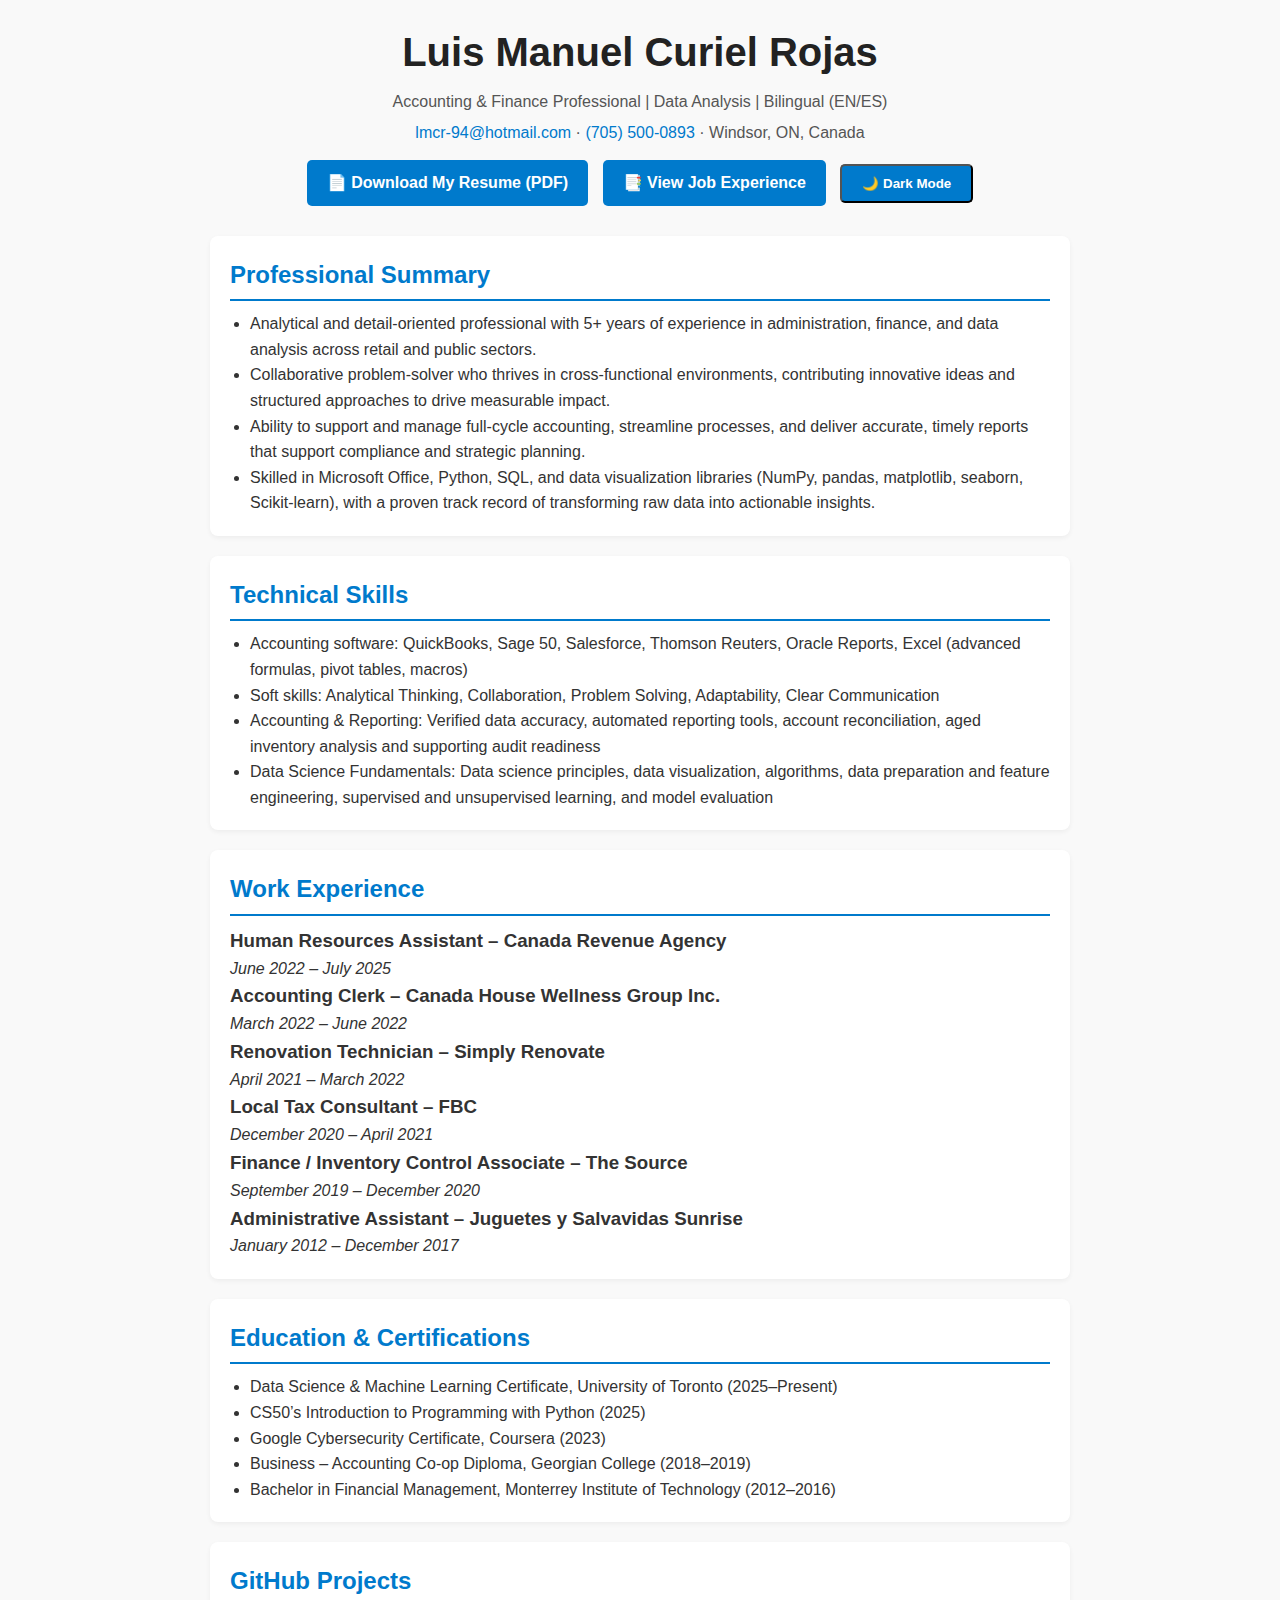
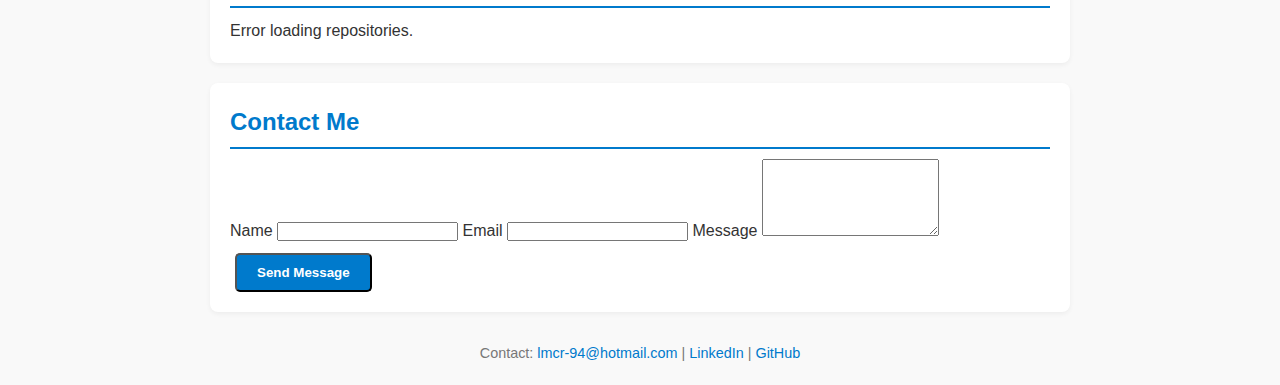
<file: index.html>
<!DOCTYPE html>
<html lang="en">
<head>
  <meta charset="UTF-8" />
  <meta name="viewport" content="width=device-width, initial-scale=1.0"/>
  <title>Luis Manuel Curiel Rojas | Resume & Portfolio</title>
  <link rel="stylesheet" href="styles.css">
</head>
<body>
  <header>
    <h1>Luis Manuel Curiel Rojas</h1>
    <p>Accounting & Finance Professional | Data Analysis | Bilingual (EN/ES)</p>
    <p>
      <a href="mailto:lmcr-94@hotmail.com">lmcr-94@hotmail.com</a> · 
      <a href="tel:+17055000893">(705) 500‑0893</a> · 
      Windsor, ON, Canada
    </p>
    <a href="Resume%20of%20Luis%20Curiel_.pdf" download class="btn">📄 Download My Resume (PDF)</a>
    <a href="details.html" class="btn">📑 View Job Experience</a>
    <button id="theme-toggle" class="btn" type="button">🌙 Dark Mode</button>
  </header>

  <section id="summary">
    <h2>Professional Summary</h2>
    <ul>
      <li>Analytical and detail-oriented professional with 5+ years of experience in administration, finance, and data analysis across retail and public sectors.</li>
      <li>Collaborative problem-solver who thrives in cross-functional environments, contributing innovative ideas and structured approaches to drive measurable impact.</li>
      <li>Ability to support and manage full-cycle accounting, streamline processes, and deliver accurate, timely reports that support compliance and strategic planning.</li>
      <li>Skilled in Microsoft Office, Python, SQL, and data visualization libraries (NumPy, pandas, matplotlib, seaborn, Scikit-learn), with a proven track record of transforming raw data into actionable insights.</li>
    </ul>
  </section>

  <section id="skills">
    <h2>Technical Skills</h2>
    <ul>
      <li>Accounting software: QuickBooks, Sage 50, Salesforce, Thomson Reuters, Oracle Reports, Excel (advanced formulas, pivot tables, macros)</li>
      <li>Soft skills: Analytical Thinking, Collaboration, Problem Solving, Adaptability, Clear Communication</li>
      <li>Accounting & Reporting: Verified data accuracy, automated reporting tools, account reconciliation, aged inventory analysis and supporting audit readiness</li>
      <li>Data Science Fundamentals: Data science principles, data visualization, algorithms, data preparation and feature engineering, supervised and unsupervised learning, and model evaluation</li>
    </ul>
  </section>

  <section id="experience">
    <h2>Work Experience</h2>
    <div>
      <h3>Human Resources Assistant – Canada Revenue Agency</h3>
      <p><em>June 2022 – July 2025</em></p>
    </div>
    <div>
      <h3>Accounting Clerk – Canada House Wellness Group Inc.</h3>
      <p><em>March 2022 – June 2022</em></p>
    </div>
    <div>
      <h3>Renovation Technician – Simply Renovate</h3>
      <p><em>April 2021 – March 2022</em></p>
    </div>
    <div>
      <h3>Local Tax Consultant – FBC</h3>
      <p><em>December 2020 – April 2021</em></p>
    </div>
    <div>
      <h3>Finance / Inventory Control Associate – The Source</h3>
      <p><em>September 2019 – December 2020</em></p>
    </div>
    <div>
      <h3>Administrative Assistant – Juguetes y Salvavidas Sunrise</h3>
      <p><em>January 2012 – December 2017</em></p>
    </div>
  </section>

  <section id="education">
    <h2>Education & Certifications</h2>
    <ul>
      <li>Data Science & Machine Learning Certificate, University of Toronto (2025–Present)</li>      
      <li>CS50’s Introduction to Programming with Python (2025)</li>      
      <li>Google Cybersecurity Certificate, Coursera (2023)</li>      
      <li>Business – Accounting Co‑op Diploma, Georgian College (2018–2019)</li>
      <li>Bachelor in Financial Management, Monterrey Institute of Technology (2012–2016)</li>
    </ul>
  </section>

  <section id="projects">
    <h2>GitHub Projects</h2>
    <div id="repo-list">Loading repositories...</div>
  </section>

  <section id="contact">
    <h2>Contact Me</h2>
    <form action="https://formspree.io/f/YOUR_FORM_ID" method="POST">
      <label for="name">Name</label>
      <input type="text" id="name" name="name" required>

      <label for="email">Email</label>
      <input type="email" id="email" name="_replyto" required>

      <label for="message">Message</label>
      <textarea id="message" name="message" rows="5" required></textarea>

      <button type="submit" class="btn">Send Message</button>
    </form>
  </section>

  <footer>
    <p>
      Contact: <a href="mailto:lmcr-94@hotmail.com">lmcr-94@hotmail.com</a> | 
      <a href="https://www.linkedin.com/in/luis-curiel-rojas-4368ab107">LinkedIn</a> | 
      <a href="https://github.com/luis999-eng">GitHub</a>
    </p>
  </footer>

  <script>
    // GitHub Repo Fetch
    const username = "luis999-eng";
    const repoList = document.getElementById("repo-list");

    fetch(`https://api.github.com/users/${username}/repos?sort=updated`)
      .then(response => response.json())
      .then(repos => {
        repoList.innerHTML = "";
        repos.forEach(repo => {
          const card = document.createElement("div");
          card.classList.add("repo-card");

          card.innerHTML = `
            <h3><a href="${repo.html_url}" target="_blank">${repo.name}</a></h3>
            <p>${repo.description || "No description provided."}</p>
            <div class="repo-meta">
              <span>⭐ ${repo.stargazers_count}</span>
              <span>${repo.language || "N/A"}</span>
            </div>
          `;

          repoList.appendChild(card);
        });
      })
      .catch(error => {
        repoList.innerHTML = "Error loading repositories.";
        console.error(error);
      });

    // Theme Toggle
    const toggleBtn = document.getElementById('theme-toggle');
    const body = document.body;

    // Load saved theme
    if (localStorage.getItem('theme') === 'dark') {
      body.classList.add('dark-mode');
      toggleBtn.textContent = '☀️ Light Mode';
    }
  
    toggleBtn.addEventListener('click', () => {
      body.classList.toggle('dark-mode');
      const isDark = body.classList.contains('dark-mode');
      toggleBtn.textContent = isDark ? '☀️ Light Mode' : '🌙 Dark Mode';
      localStorage.setItem('theme', isDark ? 'dark' : 'light');
    });

  </script>
</body>
</html>
</file>
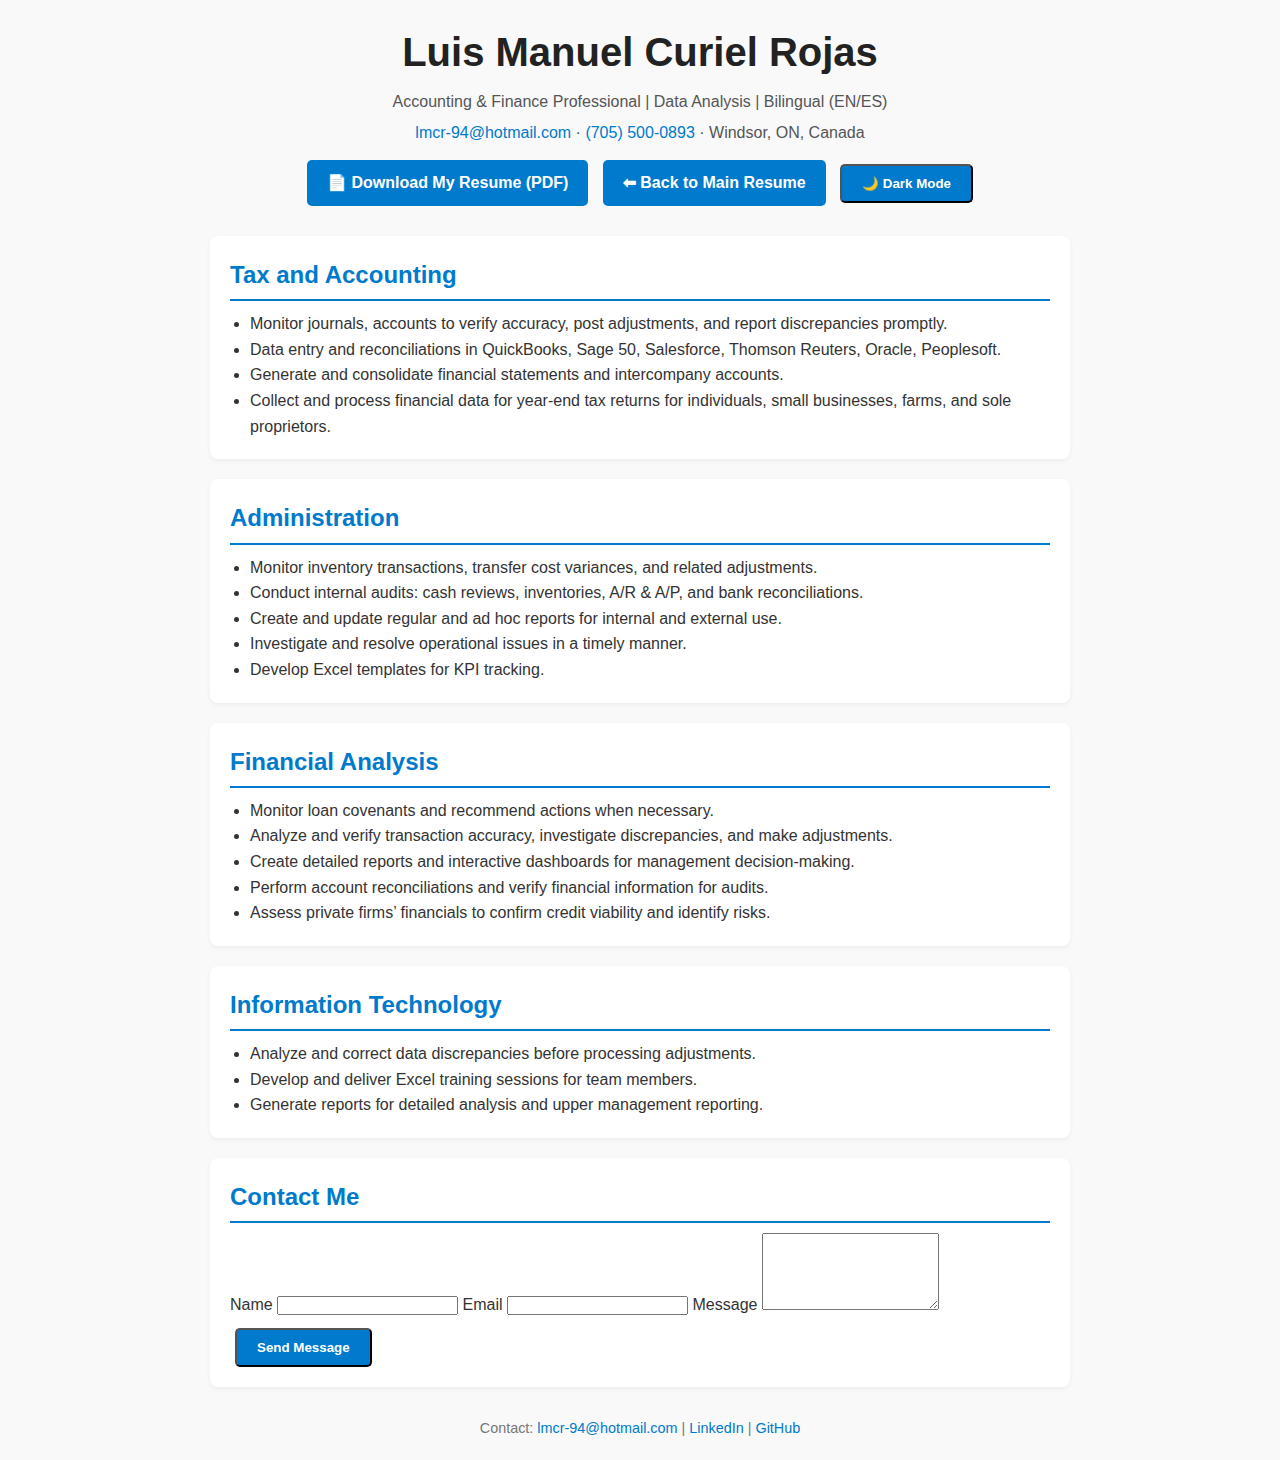
<file: details.html>
<!DOCTYPE html>
<html lang="en">
<head>
  <meta charset="UTF-8" />
  <meta name="viewport" content="width=device-width, initial-scale=1.0"/>
  <title>Luis Manuel Curiel Rojas | Detailed Skills</title>
  <link rel="stylesheet" href="styles.css">
</head>
<body>
  <header>
    <h1>Luis Manuel Curiel Rojas</h1>
    <p>Accounting & Finance Professional | Data Analysis | Bilingual (EN/ES)</p>
    <p>
      <a href="mailto:lmcr-94@hotmail.com">lmcr-94@hotmail.com</a> · 
      <a href="tel:+17055000893">(705) 500‑0893</a> · 
      Windsor, ON, Canada
    </p>
    <a href="Resume%20of%20Luis%20Curiel_.pdf" download class="btn">📄 Download My Resume (PDF)</a>
    <a href="index.html" class="btn">⬅ Back to Main Resume</a>
    <button id="theme-toggle" class="btn" type="button">🌙 Dark Mode</button>
  </header>

  <section>
    <h2>Tax and Accounting</h2>
    <ul>
      <li>Monitor journals, accounts to verify accuracy, post adjustments, and report discrepancies promptly.</li>
      <li>Data entry and reconciliations in QuickBooks, Sage 50, Salesforce, Thomson Reuters, Oracle, Peoplesoft.</li>
      <li>Generate and consolidate financial statements and intercompany accounts.</li>
      <li>Collect and process financial data for year‑end tax returns for individuals, small businesses, farms, and sole proprietors.</li>
    </ul>
  </section>

  <section>
    <h2>Administration</h2>
    <ul>
      <li>Monitor inventory transactions, transfer cost variances, and related adjustments.</li>
      <li>Conduct internal audits: cash reviews, inventories, A/R & A/P, and bank reconciliations.</li>
      <li>Create and update regular and ad hoc reports for internal and external use.</li>
      <li>Investigate and resolve operational issues in a timely manner.</li>
      <li>Develop Excel templates for KPI tracking.</li>
    </ul>
  </section>

  <section>
    <h2>Financial Analysis</h2>
    <ul>
      <li>Monitor loan covenants and recommend actions when necessary.</li>
      <li>Analyze and verify transaction accuracy, investigate discrepancies, and make adjustments.</li>
      <li>Create detailed reports and interactive dashboards for management decision‑making.</li>
      <li>Perform account reconciliations and verify financial information for audits.</li>
      <li>Assess private firms’ financials to confirm credit viability and identify risks.</li>
    </ul>
  </section>

  <section>
    <h2>Information Technology</h2>
    <ul>
      <li>Analyze and correct data discrepancies before processing adjustments.</li>
      <li>Develop and deliver Excel training sessions for team members.</li>
      <li>Generate reports for detailed analysis and upper management reporting.</li>
    </ul>
  </section>

  <section id="contact">
    <h2>Contact Me</h2>
    <form action="https://formspree.io/f/YOUR_FORM_ID" method="POST">
      <label for="name">Name</label>
      <input type="text" id="name" name="name" required>

      <label for="email">Email</label>
      <input type="email" id="email" name="_replyto" required>

      <label for="message">Message</label>
      <textarea id="message" name="message" rows="5" required></textarea>

      <button type="submit" class="btn">Send Message</button>
    </form>
  </section>

  <footer>
    <p>
      Contact: <a href="mailto:lmcr-94@hotmail.com">lmcr-94@hotmail.com</a> | 
      <a href="www.linkedin.com/in/luis-curiel-rojas-4368ab107">LinkedIn</a> | 
      <a href="https://github.com/luis999-eng">GitHub</a>
    </p>
  </footer>

  <script>
    // Theme Toggle
    const toggleBtn = document.getElementById('theme-toggle');
    const body = document.body;
  
    // Load saved theme
    if (localStorage.getItem('theme') === 'dark') {
      body.classList.add('dark-mode');
      toggleBtn.textContent = '☀️ Light Mode';
    }
  
    toggleBtn.addEventListener('click', () => {
      body.classList.toggle('dark-mode');
      const isDark = body.classList.contains('dark-mode');
      toggleBtn.textContent = isDark ? '☀️ Light Mode' : '🌙 Dark Mode';
      localStorage.setItem('theme', isDark ? 'dark' : 'light');
    });

  </script>
</body>
</html>
</file>
<file: styles.css>
/* Reset */
* {
  margin: 0;
  padding: 0;
  box-sizing: border-box;
}

body {
  font-family: 'Segoe UI', Tahoma, Geneva, Verdana, sans-serif;
  line-height: 1.6;
  background-color: #f9f9f9;
  color: #333;
  padding: 20px;
  max-width: 900px;
  margin: auto;
}

header {
  text-align: center;
  margin-bottom: 30px;
}

header h1 {
  font-size: 2.5rem;
  color: #222;
}

header p {
  margin: 5px 0;
  color: #555;
}

.btn {
  display: inline-block;
  padding: 10px 20px;
  background: #007acc;
  color: #fff;
  border-radius: 5px;
  text-decoration: none;
  font-weight: bold;
  margin: 10px 5px 0 5px;
  transition: background 0.3s ease;
}

.btn:hover {
  background: #005f99;
}

section {
  background: #fff;
  padding: 20px;
  margin-bottom: 20px;
  border-radius: 8px;
  box-shadow: 0 2px 5px rgba(0,0,0,0.05);
}

section h2 {
  color: #007acc;
  margin-bottom: 10px;
  border-bottom: 2px solid #007acc;
  padding-bottom: 5px;
}

ul {
  list-style-type: disc;
  padding-left: 20px;
}

footer {
  text-align: center;
  margin-top: 30px;
  font-size: 0.9rem;
  color: #777;
}

a {
  color: #007acc;
  text-decoration: none;
}

a:hover {
  text-decoration: underline;
}

@media (max-width: 600px) {
  header h1 {
    font-size: 2rem;
  }
}
/* ===== Projects Grid ===== */
#repo-list {
  display: grid;
  grid-template-columns: repeat(auto-fit, minmax(260px, 1fr));
  gap: 20px;
}

.repo-card {
  background: #fff;
  border-radius: 8px;
  padding: 15px;
  box-shadow: 0 2px 5px rgba(0,0,0,0.05);
  transition: transform 0.2s ease, box-shadow 0.2s ease;
}

.repo-card:hover {
  transform: translateY(-4px);
  box-shadow: 0 4px 12px rgba(0,0,0,0.1);
}

.repo-card h3 {
  margin-bottom: 8px;
  font-size: 1.1rem;
}

.repo-card p {
  font-size: 0.9rem;
  color: #555;
  margin-bottom: 10px;
}

.repo-meta {
  font-size: 0.8rem;
  color: #777;
  display: flex;
  justify-content: space-between;
}
</file>
